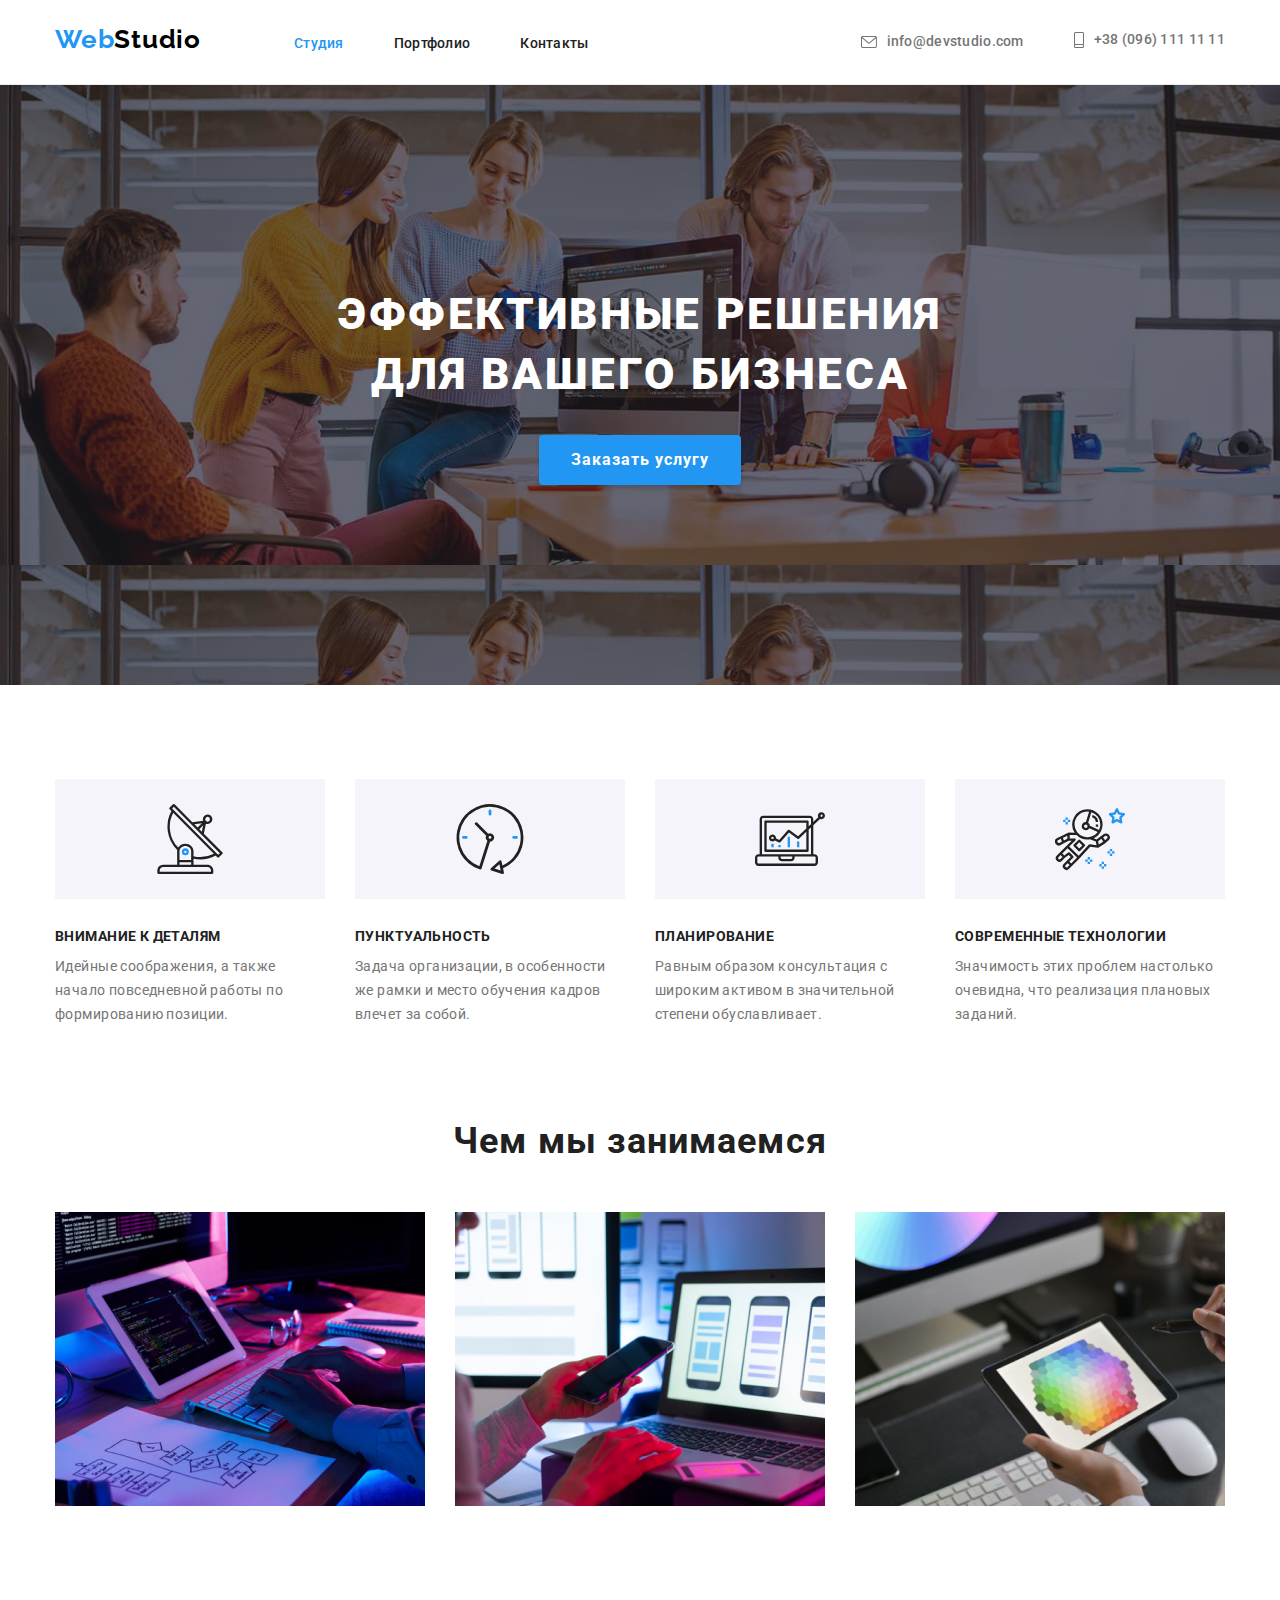
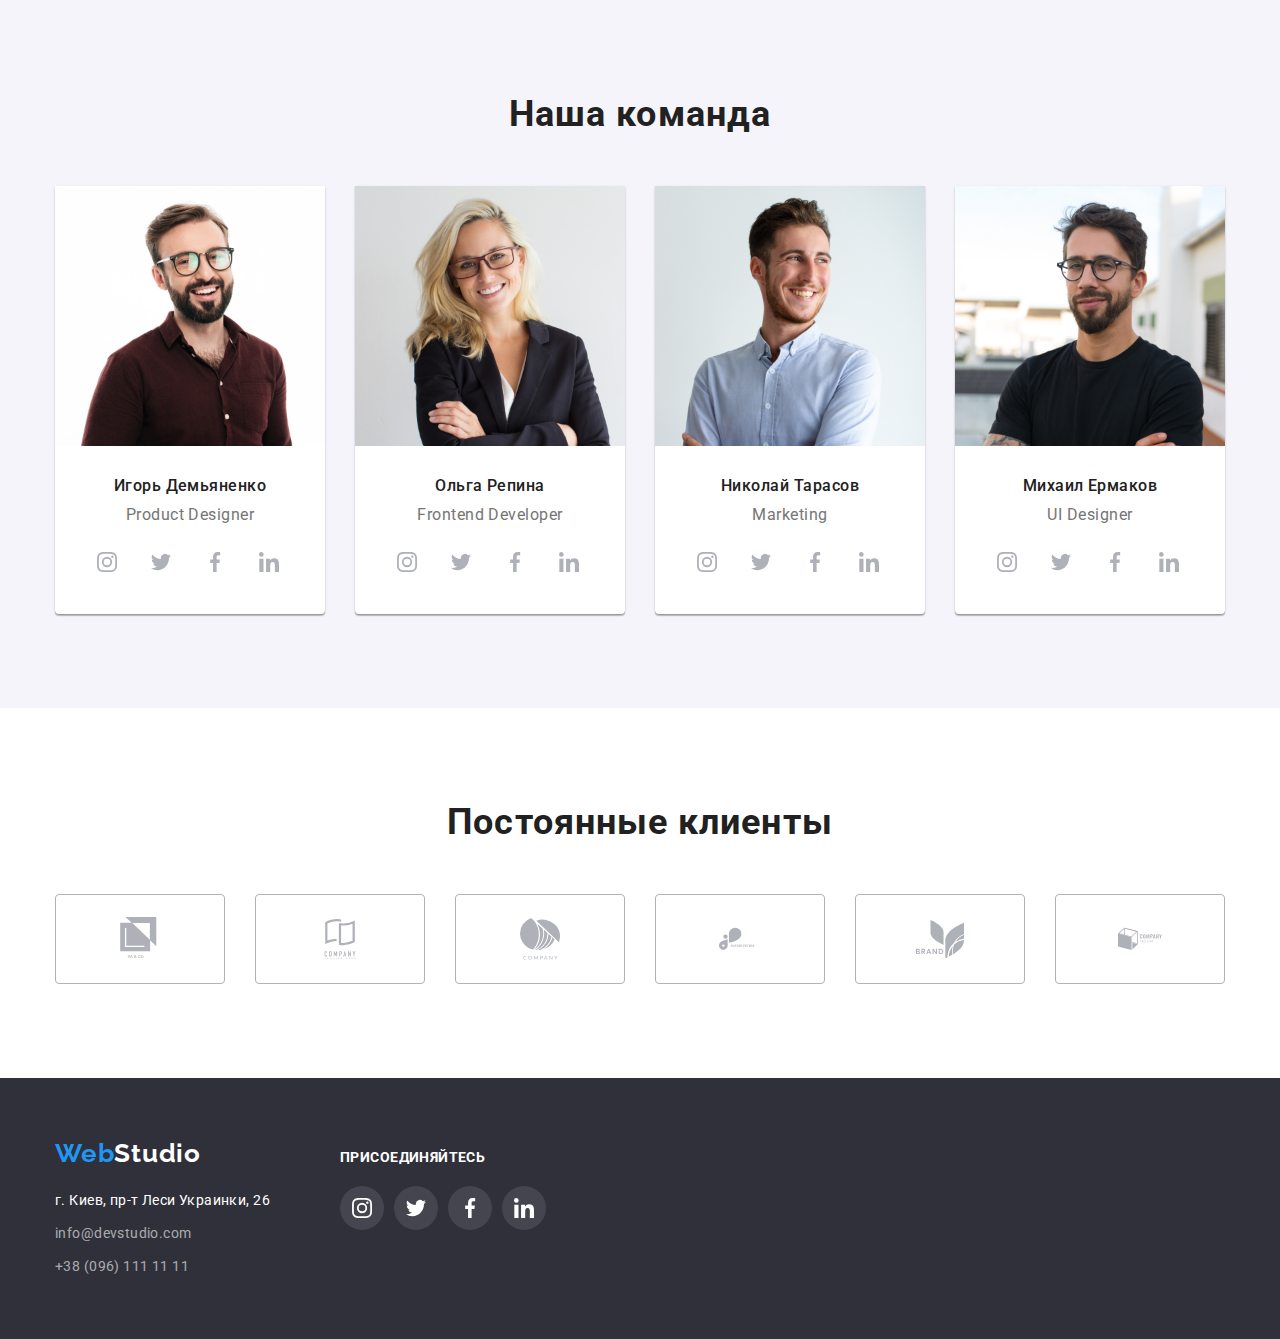
<file: index.html>
<!DOCTYPE html>
<html lang="ru">

<head>
        <meta charset="UTF-8">
        <meta name="viewport" content="width=device-width, initial-scale=1.0">
        <link rel="stylesheet" href="https://cdnjs.cloudflare.com/ajax/libs/modern-normalize/1.0.0/modern-normalize.min.css">
        <link rel="stylesheet" href="./CSS/styles.css">
        <link rel="preconnect" href="https://fonts.gstatic.com">
        <link href="https://fonts.googleapis.com/css2?family=Raleway:wght@700&family=Roboto:wght@400;500;700;900&display=swap"
            rel="stylesheet">

    <title>WebStudio (Version 2.0)-Figma</title>
</head>

<body>
    <header>
        <div class="header container">
            <nav class="header-nav">
                <a href="./index.html" class="logo link">
                    <span class="logo accent">Web</span><span class="logo black">Studio</span>
                </a>
            
                <ul class="site-nav list">
                    <li class="item"><a href="" class="studio current link">Студия</a></li>
                    <li class="item"><a href="./portfolio.html" class="link">Портфолио</a></li>
                    <li class="item"><a href="" class="link">Контакты</a></li>
                </ul>
            </nav>
            <ul class="contacts list">
                <li class="item"><a href="mailto:info@devstudio.com" class="link">
                    <svg class="icon" width="16" height="12">
                        <use href="./images/sprite.svg#icon-mail"></use>
                    </svg> info@devstudio.com</a></li>

                <li class="item"><a href="tel:+380961111111" class="link">
                    <svg class="icon" width="10" height="16">
                        <use href="./images/sprite.svg#icon-smartphone"></use>
                    </svg> +38 (096) 111 11 11</a></li>
            </ul>
        </div>
    </header>

    <main>
        <section class="hero background">
            <div class="container">
                <h1 class="hero-title">Эффективные решения <br> для вашего бизнеса</h1>
                <a href="" class="button primary link">Заказать услугу</a>
            </div>
            
        </section>

        <section class="feature container">
            <!-- Предполагаемый заголовок секции
                <h2>Наши преимущества</h2> -->
            <h2 class="visually-hidden">Наши преимущества</h2>
            <ul class="feature list">
                <li class="item">
                    <div class="feature-image">
                        <svg class="icon" width="70" height="70">
                        <use href="./images/sprite.svg#icon-antenna"></use>
                    </svg>
                    </div>
                    
                    <h3 class="feature-title">Внимание к деталям</h3>
                    <p class="feature-description">
                        Идейные соображения, а также начало повседневной работы по формированию позиции.
                    </p>
                </li>

                <li class="item">
                    <div class="feature-image">
                        <svg class="icon" width="70" height="70">
                            <use href="./images/sprite.svg#icon-clock"></use>
                        </svg>
                    </div>
                    <h3 class="feature-title">Пунктуальность</h3>
                    <p class="feature-description">
                        Задача организации, в особенности же рамки и место обучения кадров влечет за собой.
                    </p>
                </li>

                <li class="item">
                    <div class="feature-image">
                        <svg class="icon" width="70" height="70">
                            <use href="./images/sprite.svg#icon-diagram"></use>
                        </svg>
                    </div>
                    <h3 class="feature-title">Планирование</h3>
                    <p class="feature-description">
                        Равным образом консультация с широким активом в значительной степени обуславливает.
                    </p>
                </li>

                <li class="item">
                    <div class="feature-image">
                        <svg class="icon" width="70" height="70">
                            <use href="./images/sprite.svg#icon-astronaut"></use>
                        </svg>
                    </div>
                    <h3 class="feature-title">Современные технологии</h3>
                    <p class="feature-description">
                        Значимость этих проблем настолько очевидна, что реализация плановых заданий.
                    </p>
                </li>
            </ul>
        </section>

        <section class="work container">
            <h2 class="work-title">Чем мы занимаемся</h2>
            <ul class="work list">
                <li class="item"><img src="./images/web-development.jpg" alt="веб-разработка" width="370" height="294">
                </li>
                <li class="item"><img src="./images/adaptive-layout.jpg" alt="адаптивная верстка" width="370"
                        height="294"></li>
                <li class="item"><img src="./images/web-design.jpg" alt="веб-дизайн" width="370" height="294"></li>
            </ul>
        </section>

        <section class="team">
            <div class="container">
                <h2 class="team-title">Наша команда</h2>
                <ul class="team list">
                    <li class="item"><img src="./images/member-1.jpg" alt="Игорь Демьяненко" width="270" height="260">
                        <div class="team-description">
                            <h3 class="team-member">Игорь Демьяненко</h3>
                            <p class="team-position">Product Designer</p>
                            <ul class="teamsocial-links">
                                <li class="teamsocial-image"><a href="#" class="link">
                                        <svg class="icon" width="20" height="20">
                                            <use href="./images/sprite.svg#icon-instagram"></use>
                                        </svg>
                                </a></li>
                                <li class="teamsocial-image"><a href="#" class="link">
                                        <svg class="icon" width="20" height="20">
                                            <use href="./images/sprite.svg#icon-twitter"></use>
                                        </svg>
                                </a></li>
                                <li class="teamsocial-image"><a href="#" class="link">
                                        <svg class="icon" width="20" height="20">
                                            <use href="./images/sprite.svg#icon-facebook"></use>
                                        </svg>
                                </a></li>
                                <li class="teamsocial-image"><a href="#" class="link">
                                            <svg class="icon" width="20" height="20">
                                                <use href="./images/sprite.svg#icon-linkedin"></use>
                                            </svg>
                                    </a></li>
                            </ul>
                        </div>
                    </li>
                    <li class="item"><img src="./images/member-2.jpg" alt="Ольга Репина" width="270" height="260">
                        <div class="team-description">
                            <h3 class="team-member">Ольга Репина</h3>
                            <p class="team-position">Frontend Developer</p>
                            <ul class="teamsocial-links">
                                <li class="teamsocial-image"><a href="#" class="link">
                                        <svg class="icon" width="20" height="20">
                                            <use href="./images/sprite.svg#icon-instagram"></use>
                                        </svg>
                                    </a></li>
                                <li class="teamsocial-image"><a href="#" class="link">
                                        <svg class="icon" width="20" height="20">
                                            <use href="./images/sprite.svg#icon-twitter"></use>
                                        </svg>
                                    </a></li>
                                <li class="teamsocial-image"><a href="#" class="link">
                                        <svg class="icon" width="20" height="20">
                                            <use href="./images/sprite.svg#icon-facebook"></use>
                                        </svg>
                                    </a></li>
                                <li class="teamsocial-image"><a href="#" class="link">
                                        <svg class="icon" width="20" height="20">
                                            <use href="./images/sprite.svg#icon-linkedin"></use>
                                        </svg>
                                    </a></li>
                            </ul>
                        </div>
                    </li>
                    <li class="item"><img src="./images/member-3.jpg" alt="Николай Тарасов" width="270" height="260">
                        <div class="team-description">
                            <h3 class="team-member">Николай Тарасов</h3>
                            <p class="team-position">Marketing</p>
                            <ul class="teamsocial-links">
                                <li class="teamsocial-image"><a href="#" class="link">
                                        <svg class="icon" width="20" height="20">
                                            <use href="./images/sprite.svg#icon-instagram"></use>
                                        </svg>
                                    </a></li>
                                <li class="teamsocial-image"><a href="#" class="link">
                                        <svg class="icon" width="20" height="20">
                                            <use href="./images/sprite.svg#icon-twitter"></use>
                                        </svg>
                                    </a></li>
                                <li class="teamsocial-image"><a href="#" class="link">
                                        <svg class="icon" width="20" height="20">
                                            <use href="./images/sprite.svg#icon-facebook"></use>
                                        </svg>
                                    </a></li>
                                <li class="teamsocial-image"><a href="#" class="link">
                                        <svg class="icon" width="20" height="20">
                                            <use href="./images/sprite.svg#icon-linkedin"></use>
                                        </svg>
                                    </a></li>
                            </ul>
                        </div>
                    </li>
                    <li class="item"><img src="./images/member-4.jpg" alt="Михаил Ермаков" width="270" height="260">
                        <div class="team-description">
                            <h3 class="team-member">Михаил Ермаков</h3>
                            <p class="team-position">UI Designer</p>
                            <ul class="teamsocial-links">
                                <li class="teamsocial-image"><a href="#" class="link">
                                        <svg class="icon" width="20" height="20">
                                            <use href="./images/sprite.svg#icon-instagram"></use>
                                        </svg>
                                    </a></li>
                                <li class="teamsocial-image"><a href="#" class="link">
                                        <svg class="icon" width="20" height="20">
                                            <use href="./images/sprite.svg#icon-twitter"></use>
                                        </svg>
                                    </a></li>
                                <li class="teamsocial-image"><a href="#" class="link">
                                        <svg class="icon" width="20" height="20">
                                            <use href="./images/sprite.svg#icon-facebook"></use>
                                        </svg>
                                    </a></li>
                                <li class="teamsocial-image"><a href="#" class="link">
                                        <svg class="icon" width="20" height="20">
                                            <use href="./images/sprite.svg#icon-linkedin"></use>
                                        </svg>
                                    </a></li>
                            </ul>
                        </div>
                    </li>
                </ul>

            </div>
                
            </section>

        <section class="our-clients">
            <div class="container">
                <h2 class="clients-title">Постоянные клиенты</h2>
                <ul class="clients">
                    <li class="clients-image"><a href="#" class="link">
                            <svg class="icon" width="44" height="50">
                                <use href="./images/sprite.svg#icon-yaco"></use>
                            </svg>
                        </a></li>
                    <li class="clients-image"><a href="#" class="link">
                            <svg class="icon" width="40" height="52">
                                <use href="./images/sprite.svg#icon-taglinehere"></use>
                            </svg>
                        </a></li>
                    <li class="clients-image"><a href="#" class="link">
                            <svg class="icon" width="42" height="42">
                                <use href="./images/sprite.svg#icon-company"></use>
                            </svg>
                        </a></li>
                    <li class="clients-image"><a href="#" class="link">
                            <svg class="icon" width="80" height="42">
                                <use href="./images/sprite.svg#icon-fosterpeters"></use>
                            </svg>
                        </a></li>
                    <li class="clients-image"><a href="#" class="link">
                            <svg class="icon" width="60" height="48">
                                <use href="./images/sprite.svg#icon-brand"></use>
                            </svg>
                        </a></li>
                    <li class="clients-image"><a href="#" class="link">
                            <svg class="icon" width="44" height="50">
                                <use href="./images/sprite.svg#icon-tagline"></use>
                            </svg>
                        </a></li>
                </ul>
            </div>

        </section>

    </main>

    <footer class="footer">
        <div class="flex-footer">
            <div class="address-info">
                <a href="./index.html" class="logo link">
                    <span class="logo accent">Web</span><span class="logo white">Studio</span>
                </a>
                
                <address>
                    <span class="address link">г. Киев, пр-т Леси Украинки, 26</span>
                    <a href="mailto:info@devstudio.com" class="contacts-footer mail link">info@devstudio.com</a>
                    <a href="tel:+380961111111" class="contacts-footer phone link"> +38 (096) 111 11 11</a>
                </address>
            </div>

            <div class="join-us">
                <p class="join">
                    присоединяйтесь
                </p>
                <ul class="joinsocial-links">
                    <li class="joinsocial-image"><a href="#" class="link">
                            <svg class="icon" width="20" height="20">
                                <use href="./images/sprite.svg#icon-instagram"></use>
                            </svg>
                        </a></li>
                    <li class="joinsocial-image"><a href="#" class="link">
                            <svg class="icon" width="20" height="20">
                                <use href="./images/sprite.svg#icon-twitter"></use>
                            </svg>
                        </a></li>
                    <li class="joinsocial-image"><a href="#" class="link">
                            <svg class="icon" width="20" height="20">
                                <use href="./images/sprite.svg#icon-facebook"></use>
                            </svg>
                        </a></li>
                    <li class="joinsocial-image"><a href="#" class="link">
                            <svg class="icon" width="20" height="20">
                                <use href="./images/sprite.svg#icon-linkedin"></use>
                            </svg>
                        </a></li>
                </ul>
            </div>
        </div>
    </footer>
</body>

</html>
</file>
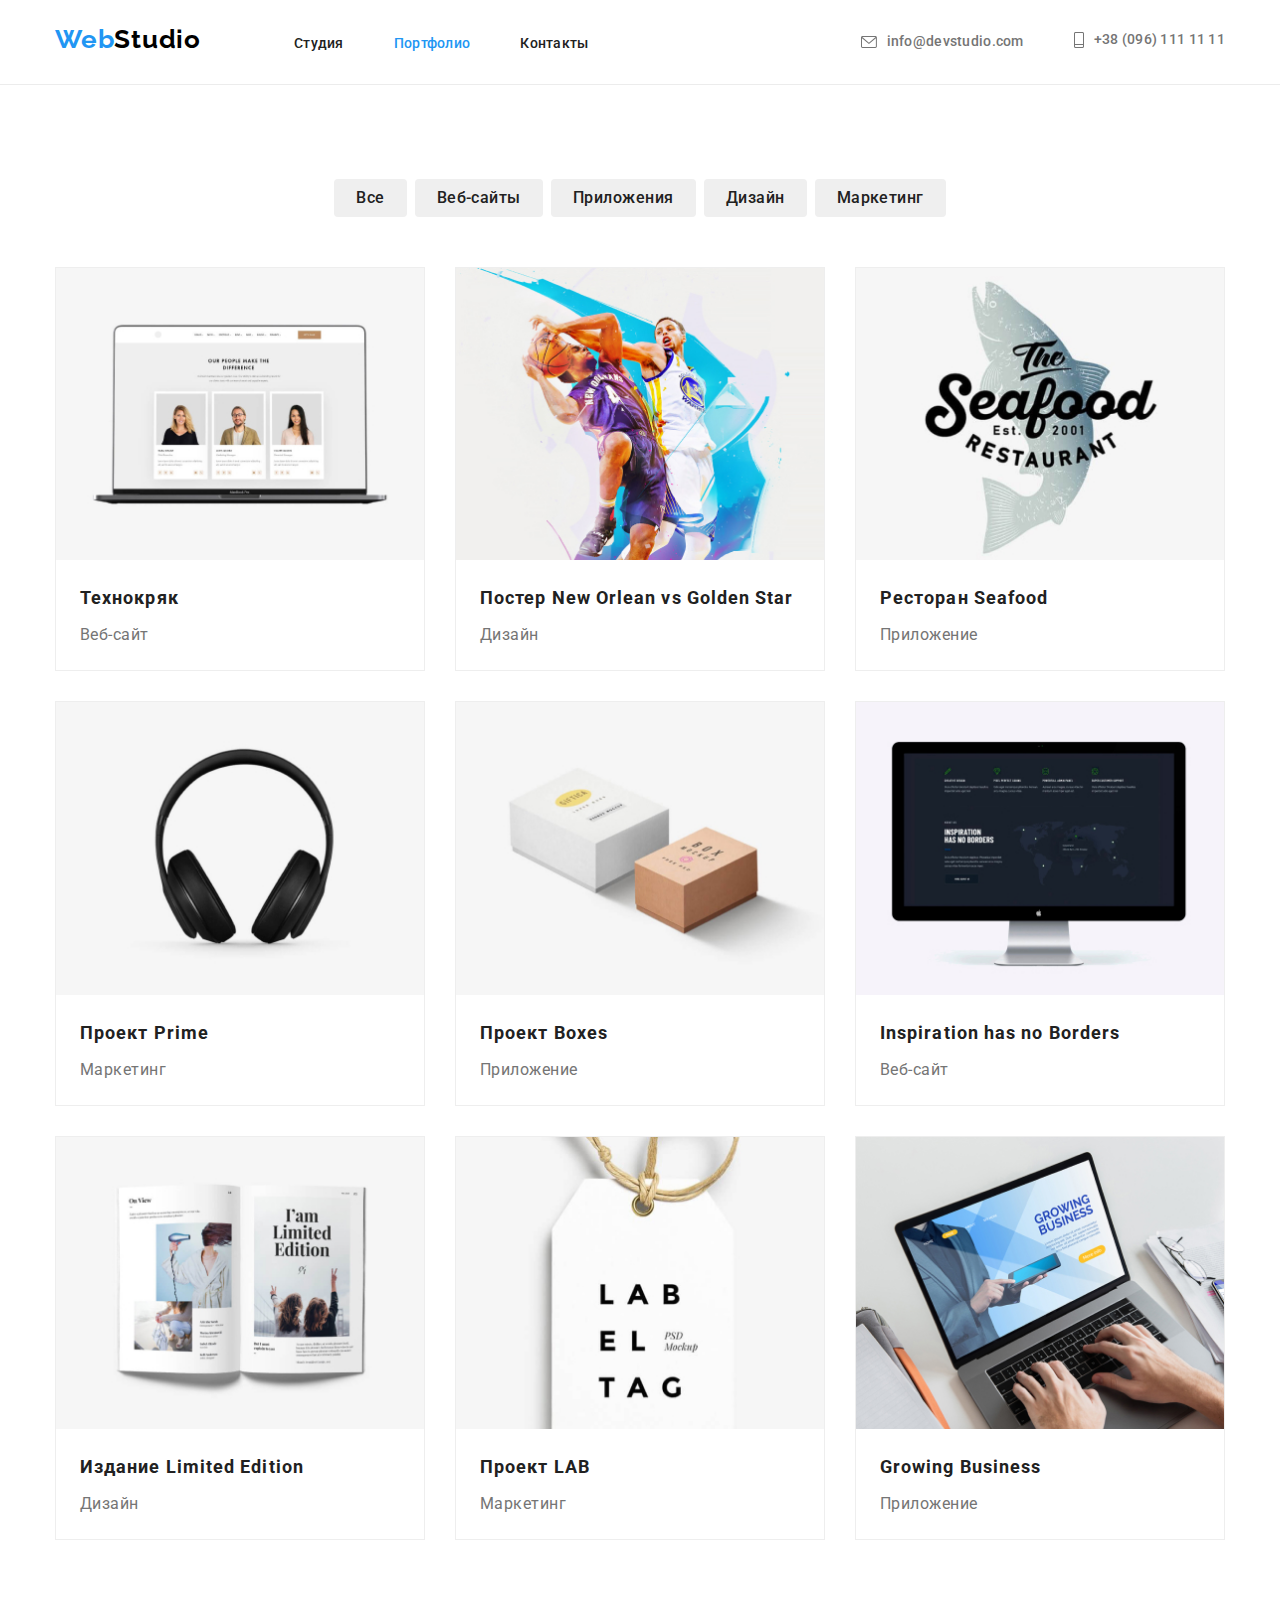
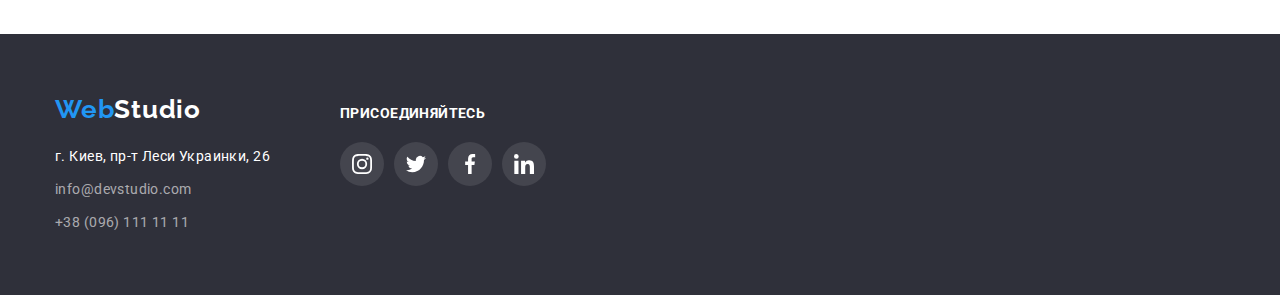
<file: portfolio.html>
<!DOCTYPE html>
<html lang="ru">

<head>
    <meta charset="UTF-8">
    <meta name="viewport" content="width=device-width, initial-scale=1.0">
    <link rel="stylesheet" href="https://cdnjs.cloudflare.com/ajax/libs/modern-normalize/1.0.0/modern-normalize.min.css">
    <link rel="stylesheet" href="./CSS/styles.css">
    <link rel="preconnect" href="https://fonts.gstatic.com">
    <link href="https://fonts.googleapis.com/css2?family=Raleway:wght@700&family=Roboto:wght@400;500;700;900&display=swap"
        rel="stylesheet">

    <title>WebStudio (Version 2.0)-Figma</title>
</head>

<body>
    <header>
        <div class="header container">
            <nav class="header-nav">
                <a href="./index.html" class="logo link">
                    <span class="logo accent">Web</span><span class="logo black">Studio</span>
                </a>
    
                <ul class="site-nav list">
                    <li class="item"><a href="./index.html" class="link">Студия</a></li>
                    <li class="item"><a href="" class="portfolio current link">Портфолио</a></li>
                    <li class="item"><a href="" class="link">Контакты</a></li>
                </ul>

            </nav>
            <ul class="contacts list">
                <li class="item"><a href="mailto:info@devstudio.com" class="link">
                        <svg class="icon" width="16" height="12">
                            <use href="./images/sprite.svg#icon-mail"></use>
                        </svg> info@devstudio.com</a></li>
            
                <li class="item"><a href="tel:+380961111111" class="link">
                        <svg class="icon" width="10" height="16">
                            <use href="./images/sprite.svg#icon-smartphone"></use>
                        </svg> +38 (096) 111 11 11</a></li>
            </ul>
        </div>
    </header>

    <main class="main">
        <!-- <div class="portfolio container"> -->
            <section class="portfolio container">
                <ul class="main-nav list">
                    <li class="item"><button type="submit" class="button primary">Все</button></li>
                    <li class="item"><button type="submit" class="button secondary">Веб-сайты</button></li>
                    <li class="item"><button type="submit" class="button secondary">Приложения</button></li>
                    <li class="item"><button type="submit" class="button secondary">Дизайн</button></li>
                    <li class="item"><button type="submit" class="button secondary">Маркетинг</button></li>
                </ul>

                <ul class="projects list">
                    <li class="item">
                        <a href="" class="link">
                            <img src="./images/projects-members.jpg" alt="Технокряк" width="370" height="294">
                            <div class="projects-name">
                                <h2 class="projects-title">Технокряк</h2>
                                <p class="projects-description">Веб-сайт</p>
                            </div>
                        </a>
                    </li>
                    <li class="item">
                        <a href="" class="link">
                            <img src="./images/basketball.jpg" alt="Постер New Orlean vs Golden Star" width="370" height="294">
                            <div class="projects-name">
                                <h2 class="projects-title">Постер New Orlean vs Golden Star</h2>
                                <p class="projects-description">Дизайн</p>
                            </div>
                        </a>
                    </li>
                    <li class="item">
                        <a href="" class="link">
                            <img src="./images/seafood-rest.jpg" alt="Ресторан Seafood" width="370" height="294">
                            <div class="projects-name">
                                <h2 class="projects-title">Ресторан Seafood</h2>
                                <p class="projects-description">Приложение</p>
                            </div>
                        </a>
                    </li>
                    <li class="item">
                        <a href="" class="link">
                            <img src="./images/pods.jpg" alt="Проект Prime" width="370" height="294">
                            <div class="projects-name">
                                <h2 class="projects-title">Проект Prime</h2>
                                <p class="projects-description">Маркетинг</p>
                            </div>
                        </a>
                    </li>
                    <li class="item">
                        <a href="" class="link">
                            <img src="./images/two-boxes.jpg" alt="Проект Boxes" width="370" height="294">
                            <div class="projects-name">
                                <h2 class="projects-title">Проект Boxes</h2>
                                <p class="projects-description">Приложение</p>
                            </div>
                        </a>
                    </li>
                    <li class="item">
                        <a href="" class="link">
                            <img src="./images/inspiration.jpg" alt="Inspiration has no Borders" width="370" height="294">
                            <div class="projects-name">
                                <h2 class="projects-title">Inspiration has no Borders</h2>
                                <p class="projects-description">Веб-сайт</p>
                            </div>
                        </a>
                    </li>
                    <li class="item">
                        <a href="" class="link">
                            <img src="./images/edition.jpg" alt="Издание Limited Edition" width="370" height="294">
                            <div class="projects-name">
                                <h2 class="projects-title">Издание Limited Edition</h2>
                                <p class="projects-description">Дизайн</p>
                            </div>
                        </a>
                    </li>
                    <li class="item">
                        <a href="" class="link">
                            <img src="./images/el-tag.jpg" alt="Проект LAB" width="370" height="294">
                            <div class="projects-name">
                                <h2 class="projects-title">Проект LAB</h2>
                                <p class="projects-description">Маркетинг</p>
                            </div>
                        </a>
                    </li>
                    <li class="item">
                        <a href="" class="link">
                            <img src="./images/laptop.jpg" alt="Growing Business" width="370" height="294">
                            <div class="projects-name">
                                <h2 class="projects-title">Growing Business</h2>
                                <p class="projects-description">Приложение</p>
                            </div>
                        </a>
                    </li>
                </ul>
            </section>
            <!-- <section class="projects container"> -->
                
            <!-- </section> -->
        <!-- </div> -->
    </main>


    <footer class="footer">
        <div class="flex-footer">
            <div class="address-info">
                <a href="./index.html" class="logo link">
                    <span class="logo accent">Web</span><span class="logo white">Studio</span>
                </a>
    
                <address>
                    <span class="address link">г. Киев, пр-т Леси Украинки, 26</span>
                    <a href="mailto:info@devstudio.com" class="contacts-footer mail link">info@devstudio.com</a>
                    <a href="tel:+380961111111" class="contacts-footer phone link"> +38 (096) 111 11 11</a>
                </address>
            </div>
    
            <div class="join-us">
                <p class="join">
                    присоединяйтесь
                </p>
                <ul class="joinsocial-links">
                    <li class="joinsocial-image"><a href="#" class="link">
                            <svg class="icon" width="20" height="20">
                                <use href="./images/sprite.svg#icon-instagram"></use>
                            </svg>
                        </a></li>
                    <li class="joinsocial-image"><a href="#" class="link">
                            <svg class="icon" width="20" height="20">
                                <use href="./images/sprite.svg#icon-twitter"></use>
                            </svg>
                        </a></li>
                    <li class="joinsocial-image"><a href="#" class="link">
                            <svg class="icon" width="20" height="20">
                                <use href="./images/sprite.svg#icon-facebook"></use>
                            </svg>
                        </a></li>
                    <li class="joinsocial-image"><a href="#" class="link">
                            <svg class="icon" width="20" height="20">
                                <use href="./images/sprite.svg#icon-linkedin"></use>
                            </svg>
                        </a></li>
                </ul>
            </div>
        </div>
    </footer>
</body>

</html>
</file>
<file: CSS/styles.css>
/* цвет акцент {
   background: #2196F3
}
лого цвет акцент хедер {
    background: #000000;
}
лого цвет акцент футер {
    background: #FFFFFF;
}
основной цвет текста {
    background: #212121;
}
цвет контактов и подписей {
    background: #757575;
}
цвет контактов футер {
    background: rgba(255,255,255,0.6);
} */

:root {
  --primary-text-color: #212121;
  --primary-background: #ffffff;
  --accent-color: #2196f3;
  --logo-accent-header: #000000;
  --secondary-text-color: #757575;
  --contacts-color-footer: rgba(255, 255, 255, 0.6);
  --hero-background: #2f303a;
  --team-background: #f5f4fa;
  --card-background: #eeeeee;
  --border-color: #ececec;
  --icon-color: #afb1b8;
  --icon-footer: rgba(255, 255, 255, 0.1);
}

/* HEADER */
/* Logo */

.container {
  width: 1200px;
  padding-right: 15px;
  padding-left: 15px;
  margin-right: auto;
  margin-left: auto;
}

.visually-hidden {
  position: absolute;
  width: 1px;
  height: 1px;
  margin: -1px;
  border: 0;
  padding: 0;
  clip: rect(0 0 0 0);
  overflow: hidden;
}

img {
  display: block;
  max-width: 100%;
  height: auto;
}

.list {
  list-style: none;
  padding: 0;
  margin: 0;
}

.link {
  display: block;
}

header {
  border-bottom: 1px solid var(--border-color);
}

.header a {
  display: inline-block;
}

.header-nav a.logo {
  margin-right: 93px;
  padding-top: 24px;
  padding-bottom: 25px;
}

.logo {
  text-decoration: none;
}
.accent {
  color: var(--accent-color);
}
.black {
  color: var(--logo-accent-header);
}
.accent,
.black,
.white {
  font-family: Raleway, sans-serif;
  font-weight: 700;
  font-size: 26px;
  line-height: 1.19;
  letter-spacing: 0.03em;
}

body {
  font-family: Roboto, sans-serif;
  color: var(--primary-text-color);
}
.studio.current,
.portfolio.current {
  color: var(--accent-color);
}

.header.container {
  display: flex;
  padding-top: 0;
  padding-bottom: 0;
  justify-content: space-between;
}

.header.nav,
.contacts {
  background-color: var(--primary-background);
}
.header-nav {
  display: flex;
  padding-top: 0;
  padding-bottom: 0;
  align-items: baseline;
}

.site-nav.list {
  display: flex;
}

.site-nav .item:not(:last-child),
.contacts .item:not(:last-child) {
  margin-right: 50px;
}
.site-nav a {
  padding-top: 32px;
  padding-bottom: 32px;
  font-family: Roboto, sans-serif;
  color: var(--primary-text-color);
  font-weight: 500;
  font-size: 14px;
  line-height: 1.14;
  letter-spacing: 0.02em;
  text-decoration: none;
  list-style-type: none;
}

.site-nav a:hover,
.site-nav a:focus {
  color: var(--accent-color);
}

.site-nav > a {
  color: var(--accent-color);
}

.contacts.list {
  display: flex;
  margin-left: auto;
  align-items: baseline;
}

.contacts a {
  display: flex;
  align-items: center;
  padding-top: 32px;
  padding-bottom: 32px;
  color: var(--secondary-text-color);
  background-color: var(--primary-background);
  font-weight: 500;
  font-size: 14px;
  line-height: 1.14;
  letter-spacing: 0.02em;
  text-decoration: none;
}

.contacts .icon {
  fill: currentColor;
  margin-right: 10px;
}

.contacts a:hover,
.contacts a:focus {
  color: var(--accent-color);
}

/* HERO */
.hero {
  padding-top: 200px;
  padding-bottom: 200px;
  background-color: var(--hero-background);
  text-align: center;
}

.hero.background {
  max-width: 1600px;
  height: 600px;
  margin: auto;
  background-image: linear-gradient(
      to right,
      rgba(47, 48, 58, 0.4),
      rgba(47, 48, 58, 0.4)
    ),
    url("../images/office.jpg");
  background-size: contain;
}

.hero-title {
  margin-top: 0;
  margin-bottom: 30px;
  color: var(--primary-background);
  font-weight: 900;
  font-size: 44px;
  line-height: 1.36;
  text-align: center;
  letter-spacing: 0.06em;
  text-transform: uppercase;
}

.hero .button.primary {
  display: inline-block;
  min-width: 200px;
  padding: 10px 32px;
  color: var(--primary-background);
  background-color: var(--accent-color);
  text-decoration: none;
  border-color: var(--accent-color);
  font-weight: 700;
  font-size: 16px;
  line-height: 1.87;
  letter-spacing: 0.06em;
  text-align: center;
  box-shadow: 0px 4px 4px rgba(0, 0, 0, 0.15);
  border-radius: 4px;
}
section {
  margin: 0 auto;
  padding-top: 94px;
  padding-bottom: 94px;
}
/* Преимущества */

.feature,
.work {
  background-color: var(--primary-background);
}
.feature .list {
  display: flex;
  padding: 0;
  margin: 0;
  justify-content: center;
}

.feature .item {
  margin-right: 30px;
  width: 270px;
}
.feature .item:last-child {
  margin-right: 0px;
}

.feature-image {
  display: flex;
  margin: 0;
  margin-bottom: 30px;
  background-color: var(--team-background);
  width: 270px;
  height: 120px;
  align-items: center;
  justify-content: center;
}
.feature-title {
  margin: 0;
  margin-bottom: 10px;
  padding: 0;
  font-weight: 700;
  font-size: 14px;
  line-height: 1.14;
  letter-spacing: 0.03em;
  text-transform: uppercase;
  list-style-type: none;
}
.feature-description {
  margin: 0;
  padding: 0;
  color: var(--secondary-text-color);
  font-weight: 400;
  font-size: 14px;
  line-height: 1.71;
  letter-spacing: 0.03em;
}

.work.container {
  padding-top: 0;
}

.work-title,
.team-title,
.clients-title {
  margin-top: 0;
  margin-right: 0;
  margin-bottom: 50px;
  margin-left: 0;
}

.work-title,
.team-title,
.clients-title {
  font-weight: 700;
  font-size: 36px;
  line-height: 1.16;
  text-align: center;
  letter-spacing: 0.03em;
}

.work .list {
  display: flex;
  margin: 0;
  padding: 0;
  flex-wrap: wrap;
}

.work .item {
  width: 370px;
  justify-content: center;
}

.work .item:not(:last-child) {
  margin-right: 30px;
}

.team {
  background-color: var(--team-background);
}

.team.list {
  display: flex;
  margin: 0;
  padding: 0;
  justify-content: center;
}

.team .item {
  width: 270px;
  justify-content: center;
  background: var(--primary-background);
  box-shadow: 0px 1px 3px rgba(0, 0, 0, 0.12), 0px 1px 1px rgba(0, 0, 0, 0.14),
    0px 2px 1px rgba(0, 0, 0, 0.2);
  border-radius: 0px 0px 4px 4px;
}

.team .item:not(:last-child) {
  margin-right: 30px;
}

.team-description {
  margin: 0;
  padding: 30px 30px;
}

.team-member {
  margin: 0;
  margin-bottom: 10px;
  font-weight: 500;
  font-size: 16px;
  line-height: 1.19;
  letter-spacing: 0.03em;
  text-align: center;
}
.team-position {
  margin: 0;
  margin-bottom: 16px;
  color: var(--secondary-text-color);
  font-weight: 400;
  font-size: 16px;
  line-height: 1.19;
  letter-spacing: 0.03em;
  text-align: center;
}

.teamsocial-links {
  display: inline-flex;
  padding: 0;
  margin-right: auto;
  margin-left: auto;
  list-style: none;
}

.teamsocial-image {
  margin: 0;
  margin-right: 10px;
  padding: 0;
}

.teamsocial-image:last-child {
  margin: 0;
}

.teamsocial-image .link {
  display: flex;
  width: 44px;
  height: 44px;
  margin: 0;
  color: var(--icon-color);
  background-color: var(--primary-background);
  border-radius: 50%;
  align-items: center;
  justify-content: center;
}

.teamsocial-image .icon {
  fill: currentColor;
}

.teamsocial-image .link:hover,
.teamsocial-image .link:focus {
  background-color: var(--accent-color);
  color: var(--primary-background);
}

/* ПОСТОЯННЫЕ КЛИЕНТЫ */

.clients {
  display: flex;
  list-style: none;
  margin: 0;
  padding: 0;
}

.clients-image {
  margin: 0;
  margin-right: 30px;
  padding: 0;
}

.clients-image:last-child {
  margin: 0;
}

.clients-image .link {
  display: flex;
  width: 170px;
  height: 90px;
  margin: 0;
  padding: 0;
  color: var(--icon-color);
  border: 1px solid var(--icon-color);
  border-radius: 4px;
  background-color: var(--primary-background);
  align-items: center;
  justify-content: center;
}

.clients-image .icon {
  fill: currentColor;
}

.clients-image .link:hover,
.clients-image .link:focus {
  background-color: var(--primary-background);
  color: var(--accent-color);
  border: 1px solid var(--accent-color);
}

/* FOOTER */

.footer {
  background-color: var(--hero-background);
}

.flex-footer {
  /* добавила свойства .container */
  width: 1200px;
  padding-right: 15px;
  padding-left: 15px;
  margin-right: auto;
  margin-left: auto;
  display: flex;
  padding-top: 60px;
  padding-bottom: 60px;
  align-items: baseline;
}

.address-info {
  margin-right: 70px;
}

.flex-footer .logo {
  margin-bottom: 20px;
}

.white {
  color: var(--primary-background);
}
.address {
  color: var(--primary-background);
  margin-bottom: 9px;
}

.mail.link {
  margin-bottom: 9px;
}

.phone.link {
  margin-bottom: 0;
}
.contacts-footer {
  color: var(--contacts-color-footer);
}
.address,
.contacts-footer {
  font-weight: 400;
  font-size: 14px;
  line-height: 1.71;
  letter-spacing: 0.03em;
  text-decoration: none;
  font-style: normal;
}

.join {
  margin: 0;
  margin-bottom: 20px;
  padding: 0;
  color: var(--primary-background);
  font-weight: 700;
  font-size: 14px;
  line-height: 1.14;
  letter-spacing: 0.03em;
  text-transform: uppercase;
}

.joinsocial-links {
  display: inline-flex;
  margin: 0;
  padding: 0;
  list-style: none;
}

.joinsocial-image {
  margin: 0;
  padding: 0;
}

.joinsocial-image .link {
  display: block;
  width: 44px;
  height: 44px;
  margin: 0;
  margin-right: 10px;
  padding: 12px;
  color: var(--primary-background);
  background-color: var(--icon-footer);
  border-radius: 50%;
  align-items: center;
  justify-content: center;
}

.joinsocial-image .icon {
  fill: currentColor;
}

.joinsocial-image .link:hover,
.joinsocial-image .link:focus {
  background-color: var(--accent-color);
  color: var(--primary-background);
}

/* ПОРТФОЛИО */

.main {
  background-color: var(--primary-background);
  font-family: Roboto, sans-serif;
  color: var(--primary-text-color);
}

.main-nav.list {
  margin: 0;
  margin-bottom: 50px;
  display: flex;
  justify-content: center;
}

.main-nav .item:not(:last-child) {
  margin-right: 8px;
}

.main-nav .button,
.projects a {
  font-family: Roboto, sans-serif;
  color: var(--primary-text-color);
  text-decoration: none;
}

.main-nav .primary:hover,
.main-nav .primary:focus,
.main-nav .secondary:hover,
.main-nav .secondary:focus {
  color: var(--primary-background);
  background-color: var(--accent-color);
  border-color: var(--accent-color);
  box-shadow: 0px 3px 1px rgba(0, 0, 0, 0.1), 0px 1px 2px rgba(0, 0, 0, 0.08),
    0px 2px 2px rgba(0, 0, 0, 0.12);
  font-weight: 500;
  font-size: 16px;
  line-height: 1.63;
  letter-spacing: 0.03em;
}

.main-nav .primary,
.main-nav .secondary {
  display: inline-block;
  border-radius: 4px;
  border: transparent;
  padding: 6px 22px;
  border-color: transparent;
  font-weight: 500;
  font-size: 16px;
  line-height: 1.63;
  letter-spacing: 0.03em;
  text-align: center;
}

.projects.list {
  display: flex;
  flex-wrap: wrap;
}

.projects .item {
  display: block;
  margin-right: 30px;
  margin-bottom: 30px;
  width: 370px;
  background: var(--primary-background);
  border: 1px solid var(--card-background);
}

.projects .link:hover,
.projects .link:focus {
  box-shadow: 0px 1px 1px rgba(0, 0, 0, 0.12), 0px 4px 4px rgba(0, 0, 0, 0.06),
    1px 4px 6px rgba(0, 0, 0, 0.16);
}

.projects .item:nth-child(3n) {
  margin-right: 0;
}

.projects .item:nth-last-child(-n + 3) {
  margin-bottom: 0;
}

.projects-name {
  padding: 20px 24px;
}

.projects-title {
  margin: 0;
  margin-bottom: 4px;
  font-weight: 700;
  font-size: 18px;
  line-height: 2;
  letter-spacing: 0.06em;
}

.projects-description {
  margin: 0;
  color: var(--secondary-text-color);
  font-weight: 400;
  font-size: 16px;
  line-height: 1.87;
  letter-spacing: 0.03em;
}
</file>
